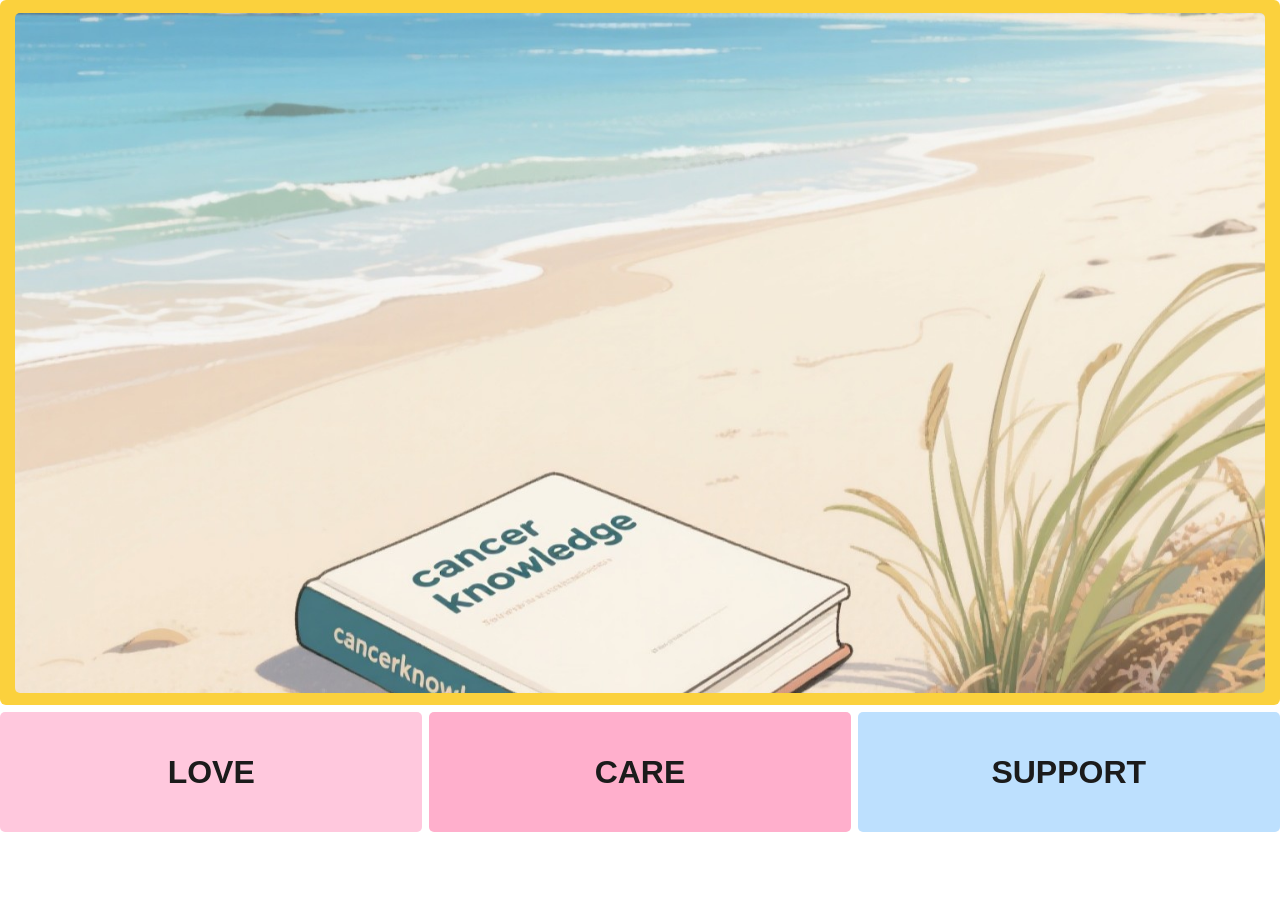
<file: cancer_visualization/index.html>
<!DOCTYPE html>
<html lang="en">
<head>
  <meta charset="UTF-8">
  <meta http-equiv="refresh" content="0; url=history/homepage.html">
  <title>Cancer Visualisation</title>
</head>
<body>
  <a href="history/homepage.html">Open visualisation</a>
</body>
</html>
</file>
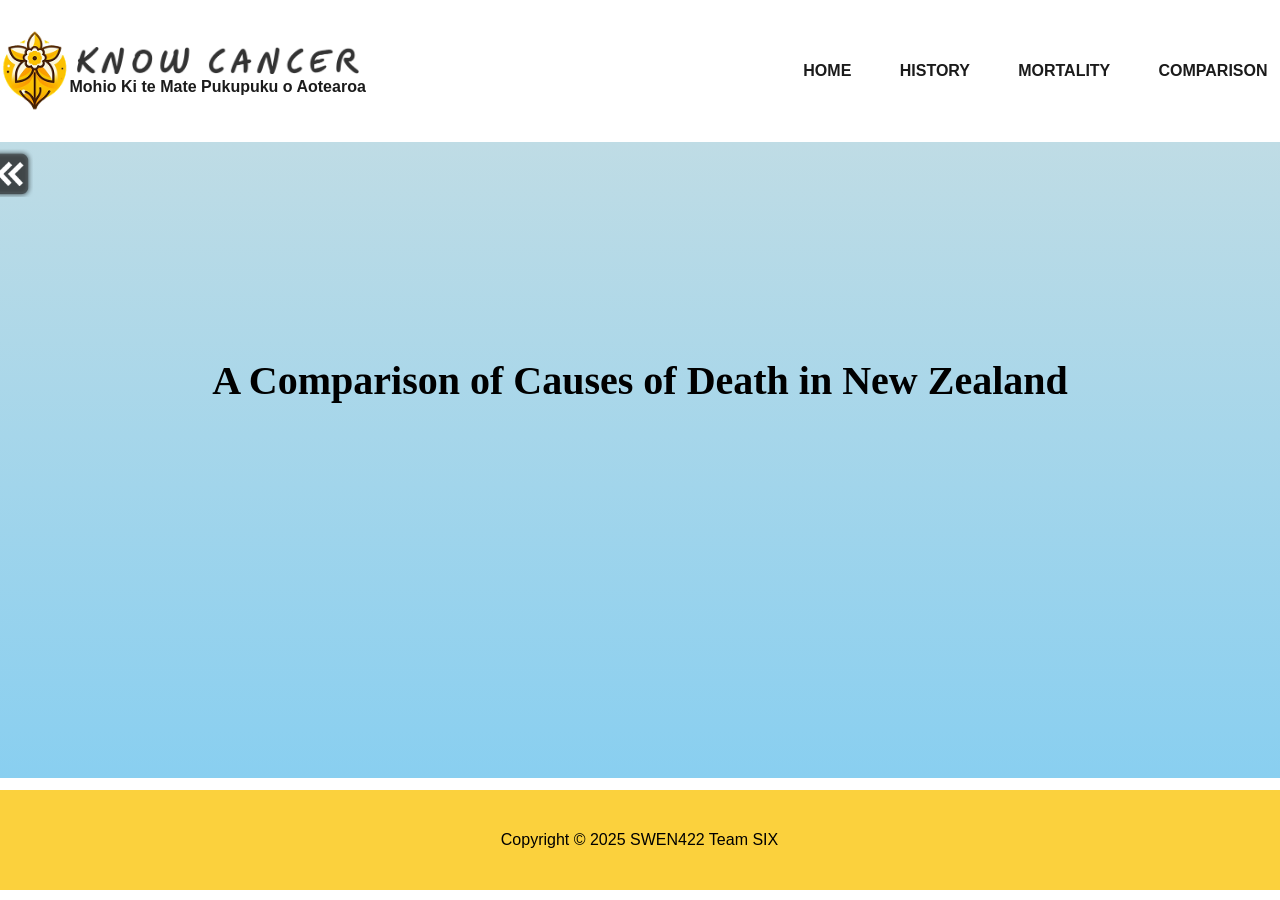
<file: cancer_visualization/comparison/views/index.html>
<!DOCTYPE html>
<html lang="en">
<head>
    <meta charset="UTF-8">
    <title>Cancer Death Rates</title>
    <link rel="stylesheet" href="../css/style.css">
    <script defer src="../scripts/deaths_home.js"></script>
    <script src="https://d3js.org/d3.v7.min.js"></script>
</head>
<body>
    <header>
        <div id="project-name">
          <img src="../images/logo.png" alt="Know Cancer Logo" id="logo" />
          <div id="text-block">
            <img id="title" src="../images/title.png" alt="Know Cancer Logo"/>
            <p><b id="subtitle">Mohio Ki te Mate Pukupuku o Aotearoa</b></p>
          </div>
        </div>
        <nav id="slides">
          <a href="../../history/homepage.html"> HOME </a>
          <a href="../../history/history.html"> HISTORY </a>
          <a href="../../mortality/index.html"> MORTALITY </a>
          <a href="../../comparison/views/index.html"> COMPARISON </a>
        </nav>
    </header>


    <div id="options_container">
        <a id="back" href="../../history/homepage.html"></a>
        <h1 id="main-header">A Comparison of Causes of Death in New Zealand</h1>
    </div>


    <footer><p>Copyright © 2025 SWEN422 Team SIX</p></footer>

</body>
</html>
</file>
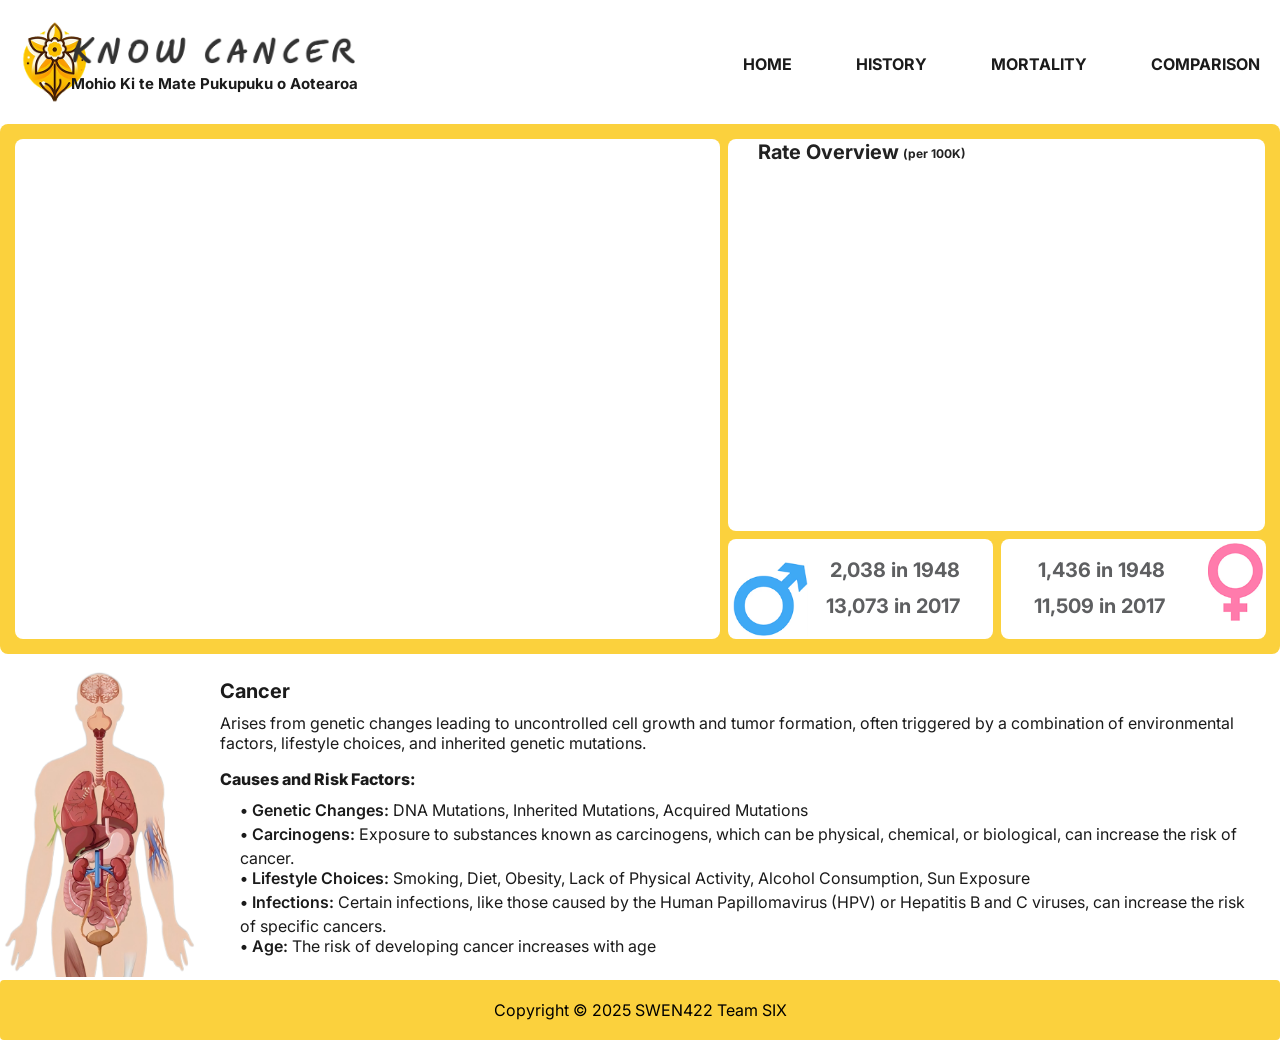
<file: cancer_visualization/history/history.html>
<!DOCTYPE html>
<html lang="en">
  <head>
    <meta charset="UTF-8" />
    <meta name="viewport" content="width=device-width, initial-scale=1.0" />
    <title>Know Cancer - Mohio Ki te Mate Pukupuku o Aotearoa</title>
    <!--using css--->
    <link rel="stylesheet" href="style/stylesHistory.css" />
    <!--using Google font--->
    <link rel="preconnect" href="https://fonts.googleapis.com" />
    <link rel="preconnect" href="https://fonts.gstatic.com" crossorigin />
    <link
      href="https://fonts.googleapis.com/css2?family=Inter:ital,opsz,wght@0,14..32,100..900;1,14..32,100..900&display=swap"
      rel="stylesheet"
    />
    <!--D3--->
    <script src="https://d3js.org/d3.v7.min.js"></script>
  </head>
  <body>
    <div id="header"></div>

    <section class="graphArea">
      <div class="graph-left">
        <div class="leftGraph">
          <svg
            id="barChasing"
            style="width: 700px; height: 500px; border-radius: 6px"
          ></svg>
          <script src="js/barRace.js"></script>
        </div>
      </div>

      <div class="graph-right">
        <div class="rightGraph-rate">
          <div>
            <svg id="lineChart" width="613" height="428"></svg>
            <script src="js/lineAppear.js"></script>
            <script src="js/lineDataGender.js"></script>
          </div>

          <img
            id="backButton"
            src="img/button.png"
            alt="Click Me"
            style="
              cursor: pointer;
              width: 40px;
              position: absolute;
              top: 0px;
              left: 498px;
              display: none;
            "
          />

          <div style="width: fit-content; height: min-content; color: #222222">
            <p
              style="
                font-size: 20px;
                font-weight: bold;
                position: absolute;
                top: -19px;
                left: 30px;
              "
            >
              Rate Overview
            </p>
            <p
              style="
                font-size: 12px;
                font-weight: bold;
                position: absolute;
                top: -5px;
                left: 175px;
              "
            >
              (per 100K)
            </p>
            <p
              id="rateCancerName"
              style="
                font-size: 15px;
                font-weight: bold;
                align-items: center;
                position: absolute;
                top: 10px;
                left: 30px;
                visibility: hidden;
              "
            >
              Cancer Name
            </p>
          </div>
        </div>
        <div class="gender-stats">
          <div class="male">
            <div
              style="
                width: min-content;
                position: relative;
                left: 2%;
                bottom: -23%;
              "
            >
              <img src="img/male.png" style="width: 75px" />
            </div>
            <div
              class="gender-words"
              style="position: absolute; top: 7%; right: 54%"
            >
              <p id="male1948">2,038 in 1948</p>
              <p id="male2017">13,073 in 2017</p>
            </div>
          </div>
          <div class="female">
            <div
              style="
                width: min-content;
                position: relative;
                right: -78%;
                top: 4%;
              "
            >
              <img src="img/female.png" style="width: 55px" />
            </div>
            <div
              class="gender-words"
              style="position: absolute; top: 7%; left: 8%"
            >
              <p id="female1948">1,436 in 1948</p>
              <p id="female2017">11,509 in 2017</p>
            </div>
          </div>
        </div>
      </div>
    </section>

    <section id="wikiCancerAll" class="wikiCancer">
      <div id="humanImage" class="wikiImage">
        <img
          id="humanBody"
          src="img/organs/humanBody.png"
          style="width: 200px"
        />
        <img
          id="Lung & Trachea"
          src="img/organs/Lung & Trachea.png"
          class="wikiOrgan"
          style="width: 79px; top: 70px; left: 60px"
        />
        <img
          id="Bladder"
          src="img/organs/Bladder.png"
          class="wikiOrgan"
          style="width: 50px; top: 255px; left: 75px"
        />
        <img
          id="Brain"
          src="img/organs/Brain.png"
          class="wikiOrgan"
          style="width: 43px; top: 4px; left: 79px"
        />
        <img
          id="Colorectum and anus"
          src="img/organs/Colorectum and anus.png"
          class="wikiOrgan"
          style="width: 69px; top: 223px; left: 63px"
        />
        <img
          id="Kidney and other urinary"
          src="img/organs/Kidney and other urinary.png"
          class="wikiOrgan"
          style="width: 57px; top: 181px; left: 71px"
        />
        <img
          id="Lip Oral Cavity and Pharynx"
          src="img/organs/Lip Oral Cavity and Pharynx.png"
          class="wikiOrgan"
          style="width: 43px; top: 55px; left: 78px"
        />
        <img
          id="Liver and intrahepatic bile ducts"
          src="img/organs/Liver and intrahepatic bile ducts.png"
          class="wikiOrgan"
          style="width: 57px; top: 155px; left: 62px"
        />
        <img
          id="Oesophagus"
          src="img/organs/Oesophagus.png"
          class="wikiOrgan"
          style="width: 8px; top: 146px; left: 104px"
        />
        <img
          id="Pancreas"
          src="img/organs/Pancreas.png"
          class="wikiOrgan"
          style="width: 50px; top: 162px; left: 80px"
        />
        <img
          id="Stomach"
          src="img/organs/Stomach.png"
          class="wikiOrgan"
          style="width: 51px; top: 158px; left: 82px"
        />
        <img
          id="Thyroid"
          src="img/organs/Thyroid.png"
          class="wikiOrgan"
          style="width: 20px; top: 64px; left: 90px"
        />
        <img
          id="Melanoma"
          src="img/organs/Melanoma.png"
          class="wikiOrgan"
          style="width: 200px; top: 0px; left: 0px"
        />
        <img
          id="Hodgkin lymphoma"
          src="img/organs/Hodgkin lymphoma.png"
          class="wikiOrgan"
          style="width: 200px; top: 0px; left: 0px"
        />
        <img
          id="Non-Hodgkin lymphoma"
          src="img/organs/Non-Hodgkin lymphoma.png"
          class="wikiOrgan"
          style="width: 200px; top: 0px; left: 0px"
        />
        <img
          id="Myeloma"
          src="img/organs/Myeloma.png"
          class="wikiOrgan"
          style="width: 200px; top: 0px; left: 0px"
        />
        <img
          id="Leukaemia"
          src="img/organs/Leukaemia.png"
          class="wikiOrgan"
          style="width: 200px; top: 0px; left: 0px"
        />
      </div>

      <script src="js/globalControl.js"></script>

      <div class="wikiCancerContent">
        <p id="wikiCancerName" style="font-size: 20px; font-weight: bold">
          Cancer
        </p>
        <p id="wikiCancerBrife" style="position: relative; top: -10px">
          Arises from genetic changes leading to uncontrolled cell growth and
          tumor formation, often triggered by a combination of environmental
          factors, lifestyle choices, and inherited genetic mutations.
        </p>
        <p
          id="wikiCancerCauses"
          style="
            font-size: 16px;
            font-weight: 800;
            position: relative;
            top: -10px;
          "
        >
          Causes and Risk Factors:
        </p>
        <div
          id="factorX"
          style="width: 95%; position: relative; top: -15px; left: 20px"
        >
          <span id="factor01" class="wikiFactor">• Genetic Changes: </span>
          <span id="factor02">
            DNA Mutations, Inherited Mutations, Acquired Mutations
          </span>
          <br />
          <span id="factor11" class="wikiFactor">• Carcinogens: </span>
          <span id="factor12"
            >Exposure to substances known as carcinogens, which can be physical,
            chemical, or biological, can increase the risk of cancer.
          </span>
          <br />
          <span id="factor21" class="wikiFactor">• Lifestyle Choices: </span>
          <span id="factor22"
            >Smoking, Diet, Obesity, Lack of Physical Activity, Alcohol
            Consumption, Sun Exposure</span
          >
          <br />
          <span id="factor31" class="wikiFactor">• Infections: </span>
          <span id="factor32"
            >Certain infections, like those caused by the Human Papillomavirus
            (HPV) or Hepatitis B and C viruses, can increase the risk of
            specific cancers.</span
          >
          <br />
          <span id="factor41" class="wikiFactor">• Age: </span>
          <span id="factor42"
            >The risk of developing cancer increases with age</span
          >
          <br />
        </div>
      </div>
    </section>

    <div id="footer"></div>
    <script>
      async function loadContent(id, file) {
        const response = await fetch(file);
        const content = await response.text();
        document.getElementById(id).innerHTML = content;
      }

      loadContent("header", "header.html");
      loadContent("footer", "footer.html");
    </script>
  </body>
</html>
</file>
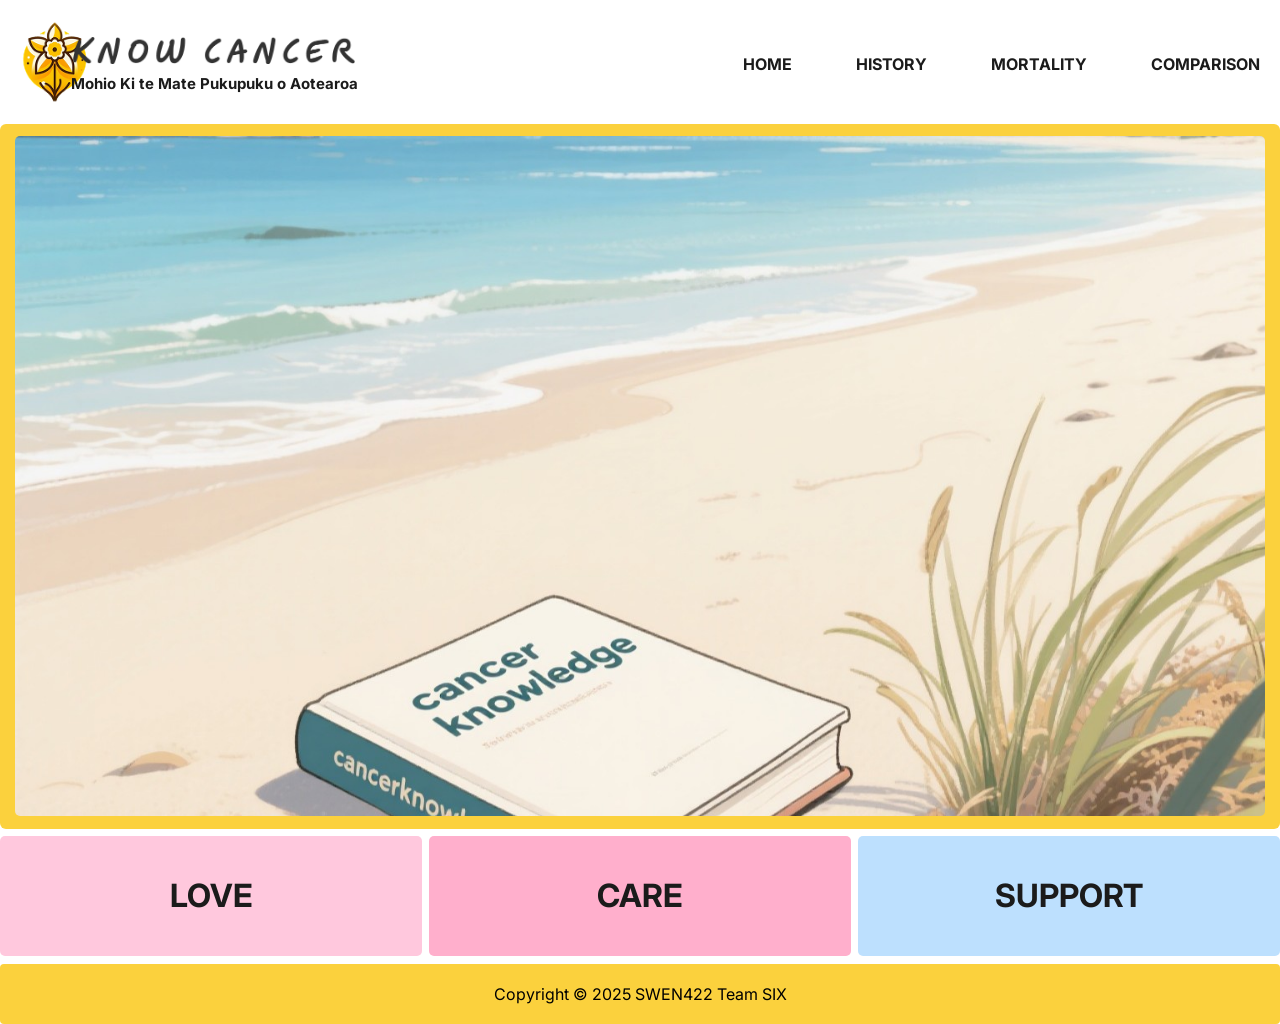
<file: cancer_visualization/history/homepage.html>
<!DOCTYPE html>
<html lang="en">
  <head>
    <meta charset="UTF-8" />
    <meta name="viewport" content="width=device-width, initial-scale=1.0" />
    <title>Know Cancer - Mohio Ki te Mate Pukupuku o Aotearoa</title>
    <!--using css--->
    <link rel="stylesheet" href="style/stylesHistory.css" />
    <!--using Google font--->
    <link rel="preconnect" href="https://fonts.googleapis.com" />
    <link rel="preconnect" href="https://fonts.gstatic.com" crossorigin />
    <link
      href="https://fonts.googleapis.com/css2?family=Inter:ital,opsz,wght@0,14..32,100..900;1,14..32,100..900&display=swap"
      rel="stylesheet"
    />
    <!--D3--->
    <script src="https://d3js.org/d3.v7.min.js"></script>
  </head>
  <body>
    <div id="header"></div>

    <main>
      <div
        style="
          width: 1280px;
          height: 705px;
          background-color: #fbd13d;
          display: flex;
          align-items: center;
          justify-content: center;
          border-radius: 6px;
        "
      >
        <div class="carousel">
          <div class="carousel-images" id="carousel">
            <img src="img/mainimg1.png" alt="Image 1" />
            <img src="img/mainimg2.png" alt="Image 2" />
            <img src="img/mainimg3.png" alt="Image 3" />
          </div>
        </div>
        <!--button class="carousel-btn prev" id="prevBtn">&#10094;</button>
        <button class="carousel-btn next" id="nextBtn">&#10095;</button-->
      </div>
      <script src="js/changeHomeImg.js"></script>
      <div class="colorBlockFrame">
        <div class="colorBlockInner" style="background-color: #ffc8dd">
          LOVE
        </div>
        <div class="colorBlockInner" style="background-color: #ffafcc">
          CARE
        </div>
        <div class="colorBlockInner" style="background-color: #bde0fe">
          SUPPORT
        </div>
      </div>
    </main>

    <div id="footer"></div>
    <script>
      async function loadContent(id, file) {
        const response = await fetch(file);
        const content = await response.text();
        document.getElementById(id).innerHTML = content;
      }

      loadContent("header", "header.html");
      loadContent("footer", "footer.html");
    </script>
  </body>
</html>
</file>
<file: cancer_visualization/comparison/css/style.css>
*{
    padding: 0;
    margin: 0;
}

body {
    font-family: "Inter", sans-serif;
    align-items: center;
    margin: 0;
    padding: 0;
    display: flex;
    justify-content: center;
    background-color: white;
}

html{
    font-size: 16px;
}

/* Header and Footer styling */

body > *{
    width: 1280px;
    margin: 0 auto;
    padding: 20px;
    border-radius: 10px;
}

header, footer{
    position: fixed;
    display: flex;
    align-items: center;
    text-align: center;
    z-index: 3;
}


header{
    top: 0%;
    height: 82px;
    background-color: white;
    margin-top: 10px;
}

#project-name{
    display: flex;
    align-items: center;
}

#logo {
    width: 70px;
}

#text-box{
    display: flex;
    flex-direction: column;
    justify-content: center;
}

#title, #subtitle{
    width: 282px;
    color: rgb(27, 27, 27);
}

#slides{
    margin-left: auto;
}

#slides a{
    padding: 8px 12px;
    border-radius: 8px;
    margin-left: 20px;
}

#slides a:hover{
    background-color: rgba(251, 209, 61, 0.3);
}

footer{
    margin-bottom: 10px;
    bottom: 0%;
    height: 60px;
    background-color: #fbd13d;
    justify-content: center;
}

nav a {
    margin-left: 20px;
    text-decoration: solid;
    display: inline;
    padding: 20px;
    color: #1b1b1b;
    font-weight: bold;
    position: relative;
  }

  /* Container Styling */

  #main-header{
    font-family: 'Georgia', serif;
    font-size: 40px;
    margin-top: -80px;
    margin-bottom: 80px;
  }


#options_container, #graphs_container{
    position: absolute;
    z-index: 1;
    top: 142px;
    bottom: 122px;
    max-height: 638px;
    background-position: bottom;
    background-size: cover;
    overflow-y: auto;

    display: flex;
    justify-content: center;
    align-items: center;
    gap: 2%;

    background: linear-gradient(to bottom, #BFDCE5, #89CFF0);
}

#options_container{
    flex-direction: column;
}

#graphs_container{
    flex-direction: row-reverse;
}

.option_object{
    position: relative;
    height: 100px;
    width: 500px;
    margin: 5px;
    background-color: #fbd13d;
    box-shadow: 4px 4px 10px rgba(0, 0, 0, 0.5);
    border-radius: 20px;
    display: flex;
    text-align: center;
    justify-content: center;
    align-items: center;
    cursor: pointer;
}

.option_text{
    font-weight: bold;
    font-size: 50px;
    font-family: 'Arial', sans-serif;
}

.object{
    position: relative;
    background-color: white;
    box-shadow: 4px 4px 10px rgba(0, 0, 0, 0.5);
    border-radius: 2%;
    overflow: hidden;
    padding: 10px;
    display: inline-flex;
    flex-direction: column;
}

.line{
    display: inline;
}

.option_object:hover{
    transform: scale(1.05);
    box-shadow: 8px 8px 10px rgba(0, 0, 0, 0.5);
    opacity: 0.9;
}

#legend_block{
    background: #E0E0E0;
    z-index: 1;
    position: relative;
    display: flex;
    flex-direction: column;
    justify-content: space-between;
    right: -50px;
    padding-right: 50px;
    overflow-y: auto;
}

#info_block{
    background: #E0E0E0;
    z-index: 1;
    position: relative;
    display: flex;
    flex-direction: column;
    left: -50px;
    padding-left: 50px;
    overflow-y: auto;
}

.legend-entry{
    gap: 6px;
    filter: brightness(110%) saturate(40%);
    border: 1px solid black;
    border-radius: 12px;
    font-size: 12px;
    height: 25px;
    justify-content: center;
    font-weight: bold;
    color: black;

    display: flex;
    align-items: center;
}

.legend-entry:hover{
    transform: scale(1.05);
}

.legend_text{
    justify-content: center;
}

#yearSelect {
    background-color: transparent;
    color: black;
    text-align: center;
    font-size: 32px;
    border: none;
    outline: none;
    appearance: none;
    padding: 10px;
  
    height: auto;
    border-radius: 10px;
    overflow-y: auto;
  }
  
  .yearOptions{
    border-radius: 8px;

  }
  .yearOptions:hover{
    background-color: rgba(169, 169, 169, 0.3);
    cursor: pointer;
  }

  #yearSelect::-webkit-scrollbar {
    width: 8px; /* or however small you want */
  }

  #yearSelect::-webkit-scrollbar-thumb {
    background-color: gray; /* Your bar color */
    border-radius: 4px; /* Make it rounder */
    border: none; /* No border */
  }

  #yearSelect::-webkit-scrollbar-track {
    background: transparent;
  }


  #people{
    position: relative;
  }

  #percent{
    color: rgba(169, 169, 169, 0.8);
    position: absolute;
    top: 50%;
    left: 50%;
    transform: translate(-50%, -50%);
    padding: 20px;
    z-index: 10;
    border-radius: 10px;
    display: none;
    font-size: 200px;
  }

#back{
    width: 50px;
    height: 50px;
    background-image: url('../images/button.png');
    background-size: cover;
    border: none;
    cursor: pointer;
    position: absolute;
    top: 5px;
    left: 5px;
    background-color: transparent;
}

#back:hover {
    transform: scale(1.05);
}
</file>
<file: cancer_visualization/history/style/stylesHistory.css>
/* body,header and footer */

body {
  font-family: "Inter", sans-serif;
  background: #fff;
  margin: 0;
  padding: 0;
  width: 1280px;
  align-items: center;
  height: 100%;
  display: grid;
  justify-self: center;
}

header {
  width: 1280px;
  background-color: #ffffff;
  padding: 20px;
  display: inline-flex;
  align-items: end;
  justify-content: space-between;
}

header .logo {
  width: 70px;
}

nav a {
  margin-left: 20px;
  text-decoration: solid;
  display: inline;
  padding: 20px;
  color: #1b1b1b;
  font-weight: bold;
  position: relative;
  right: 20px;
  top: -30px;
}

footer {
  width: 1280px;
  height: 60px;
  background-color: #fbd13d;
  display: flex;
  justify-content: center;
  align-items: center;
  border-radius: 4px;
  position: relative;
}

/* for graph part in history page */

.graphArea {
  width: 1250px;
  height: 500px;
  display: flex;
  padding: 15px;
  background-color: #fbd13d;
  border-radius: 8px;
}

.graph-left {
  width: 705px;
}

.leftGraph {
  width: 100%;
  height: 500px;
  background-color: #ffffff;
  border-radius: 8px;
}

.graph-right {
  width: 532px;
  font-size: 18px;
  position: relative;
  left: 8px;
}

.rightGraph-rate {
  width: 101%;
  height: 392px;
  background-color: #ffffff;
  border-radius: 8px;
}

.gender-stats {
  display: flex;
  width: 99.6%;
  height: 100px;
  position: relative;
  top: 8px;
}

.gender-stats .male {
  width: 50%;
  background-color: #ffffff;
  border-radius: 8px;
}

.gender-stats .female {
  width: 50%;
  background-color: #ffffff;
  border-radius: 8px;
  position: relative;
  left: 8px;
  right: -50px;
}

.gender-words {
  font-size: 20px;
  font-weight: bold;
  text-align: right;

  color: #5e5f61;
  p {
    margin: 12px;
  }
}

/* wiki status in history page */

.wikiCancer {
  width: 1280px;
  display: flex;
  font-size: 16px;
  position: relative;
  top: 15px;
  margin-bottom: 10px;
}

.wikiImage {
  position: relative;
}

.wikiOrgan {
  position: absolute;
  visibility: hidden;
  filter: hue-rotate(0deg) saturate(5) brightness(1.2); /* add red on it */
  mix-blend-mode: multiply;
}

.wikiCancerContent {
  margin-top: 0;
  padding-left: 20px;
  color: #1b1b1b;
  position: relative;
  top: -10px;
}

.wikiFactor {
  font-weight: 600;
  display: inline-block;
  margin-bottom: 4px;
}

/* Carousel style in home page*/
.carousel {
  position: relative;
  width: 1250px;
  height: 680px;
  overflow: hidden;
  background-color: #fbd13d;
  border-radius: 5px;
  color: #1b1b1b;
}

.carousel-images {
  display: flex;
  transition: transform 0.5s ease-in-out;
}

.carousel-images img {
  width: 1280px;
  flex-shrink: 0;
}

.carousel-btn {
  /* no button on the page */
  position: absolute;
  top: 50%;
  transform: translateY(-50%);
  background-color: rgba(0, 0, 0, 0.5);
  border: none;
  color: white;
  font-size: 24px;
  padding: 8px 12px;
  cursor: pointer;
  border-radius: 4px;
  z-index: 10;
  user-select: none;
}

.carousel-btn:hover {
  background-color: rgba(0, 0, 0, 0.7);
}

#prevBtn {
  left: 10px;
}

#nextBtn {
  right: 10px;
}

/* Colorful block in home page*/
.colorBlockFrame {
  width: 1280px;
  height: 120px;
  display: inline-flex;
  font-size: xx-large;
  font-weight: bolder;
  color: #1b1b1b;
  align-items: baseline;
  position: relative;
  top: 7px;
  margin-bottom: 15px;
  gap: 0.5%;
}

.colorBlockInner {
  width: 33%;
  height: 120px;
  border-radius: 5px;
  display: flex;
  align-items: center;
  justify-content: center;
}
</file>
